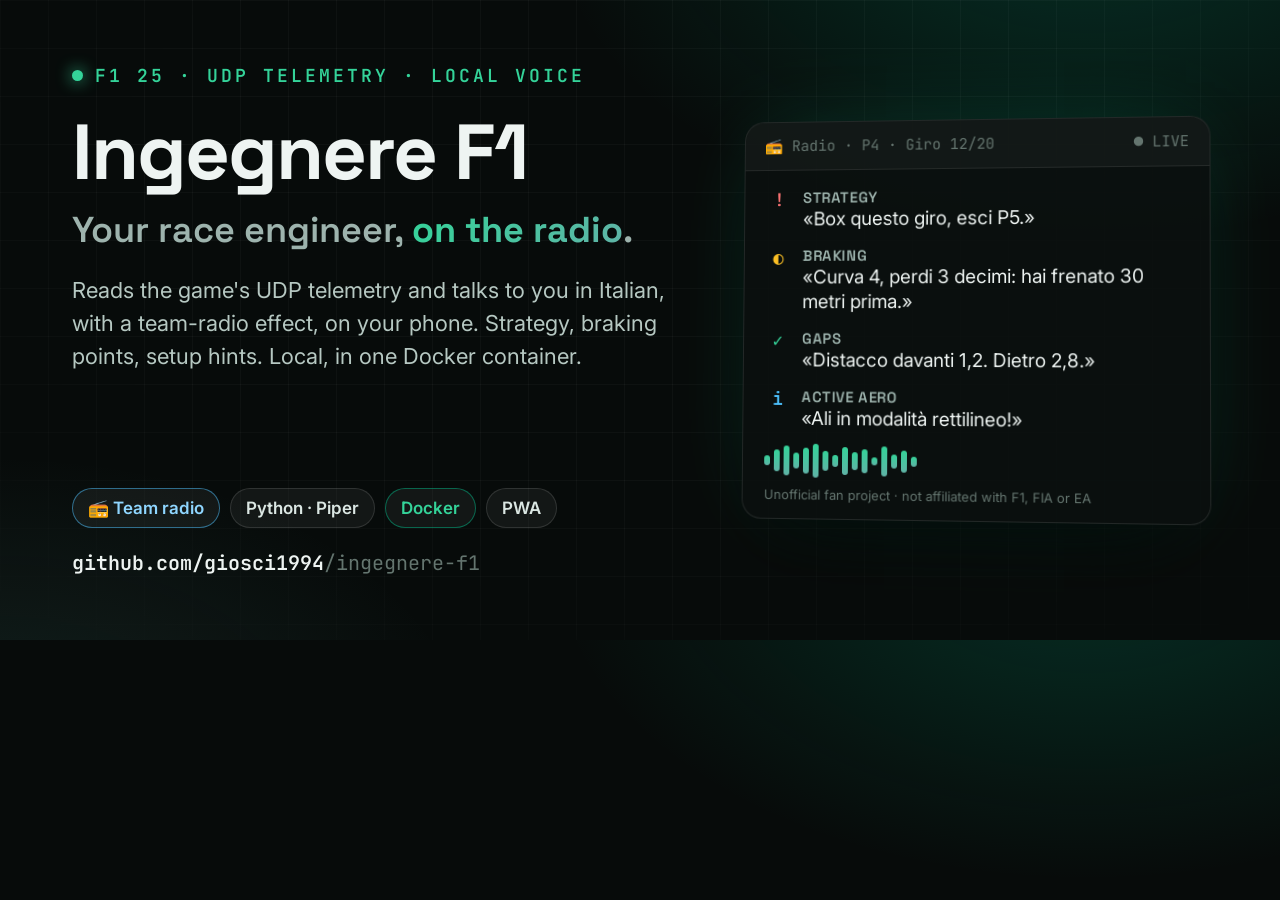
<file: docs/social-preview.html>
<!doctype html>
<!-- Source of docs/social-preview.png (1280x640), the GitHub social preview.
     Regenerate (Firefox, any OS), from the folder of this file:
       firefox --headless --window-size=1280,640 --screenshot social-preview.png social-preview.html
     Same design system as the other projects (Arborae palette, Space Grotesk / Inter / JetBrains Mono). -->
<html lang="en">

<head>
  <meta charset="utf-8" />
  <link rel="preconnect" href="https://fonts.googleapis.com">
  <link rel="preconnect" href="https://fonts.gstatic.com" crossorigin>
  <link
    href="https://fonts.googleapis.com/css2?family=Space+Grotesk:wght@500;600;700&family=Inter:wght@400;500;600&family=JetBrains+Mono:wght@400;600&display=swap"
    rel="stylesheet">
  <style>
    * { margin: 0; padding: 0; box-sizing: border-box; }

    html, body { width: 1280px; height: 640px; overflow: hidden; }

    body {
      font-family: "Inter", "Segoe UI", system-ui, sans-serif;
      color: #eef4f2;
      background:
        radial-gradient(900px 560px at 85% -15%, rgba(0, 181, 133, 0.22), transparent 60%),
        radial-gradient(800px 520px at 0% 120%, rgba(95, 179, 166, 0.14), transparent 60%),
        #070b0a;
      position: relative;
    }

    body::before {
      content: "";
      position: absolute; inset: 0;
      background-image:
        linear-gradient(rgba(255, 255, 255, 0.03) 1px, transparent 1px),
        linear-gradient(90deg, rgba(255, 255, 255, 0.03) 1px, transparent 1px);
      background-size: 48px 48px;
      mask-image: radial-gradient(1000px 620px at 50% 30%, #000 50%, transparent 100%);
    }

    .wrap {
      position: relative;
      height: 100%;
      padding: 64px 72px;
      display: grid;
      grid-template-columns: 1fr 470px;
      gap: 48px;
    }

    .left { display: flex; flex-direction: column; }

    .kicker {
      display: inline-flex; align-items: center; gap: 12px;
      font-family: "JetBrains Mono", Consolas, monospace;
      font-size: 18px; font-weight: 600;
      letter-spacing: 3px; text-transform: uppercase;
      color: #34d399;
    }
    .kicker .dot { width: 11px; height: 11px; border-radius: 50%; background: #34d399; box-shadow: 0 0 16px #34d399; }

    h1 {
      margin-top: 26px;
      font-family: "Space Grotesk", "Segoe UI", sans-serif;
      font-size: 78px; font-weight: 700;
      line-height: 1; letter-spacing: -2px;
    }

    .sub {
      margin-top: 18px;
      font-family: "Space Grotesk", "Segoe UI", sans-serif;
      font-size: 36px; font-weight: 600;
      color: #9db3ad; line-height: 1.2;
    }
    .sub b {
      background: linear-gradient(120deg, #34d399, #5fb3a6);
      -webkit-background-clip: text; background-clip: text; color: transparent;
    }

    .desc {
      margin-top: 22px;
      max-width: 600px;
      font-size: 22px; line-height: 1.5;
      color: #b6c8c2;
    }

    .bottom { margin-top: auto; }

    .badges { display: flex; gap: 12px; flex-wrap: wrap; }
    .badge {
      padding: 10px 18px;
      font-size: 19px; font-weight: 600;
      border-radius: 999px;
      background: rgba(255, 255, 255, 0.05);
      border: 1px solid rgba(255, 255, 255, 0.12);
      color: #dbe7e3;
    }
    .badge.win { border-color: rgba(76, 194, 255, 0.5); color: #8fd6ff; }
    .badge.green { border-color: rgba(0, 181, 133, 0.5); color: #34d399; }

    .repo {
      margin-top: 22px;
      font-family: "JetBrains Mono", Consolas, monospace;
      font-size: 20px; color: #64756f;
    }
    .repo b { color: #eef4f2; font-weight: 600; }

    .right { display: flex; align-items: center; }

    .window {
      width: 100%;
      background: rgba(10, 16, 15, 0.92);
      border: 1px solid rgba(255, 255, 255, 0.1);
      border-radius: 20px;
      overflow: hidden;
      box-shadow: 0 40px 80px -24px rgba(0, 0, 0, 0.7), 0 0 90px -30px rgba(0, 181, 133, 0.35);
      transform: perspective(1400px) rotateY(-6deg) rotateX(2deg);
    }

    .bar {
      display: flex; justify-content: space-between; align-items: center;
      padding: 14px 20px;
      background: rgba(255, 255, 255, 0.03);
      border-bottom: 1px solid rgba(255, 255, 255, 0.08);
      font-family: "JetBrains Mono", Consolas, monospace;
      font-size: 15px; color: #64756f;
    }


    .badges { flex-wrap: nowrap; gap: 10px; }
    .badge { font-size: 17px; padding: 9px 15px; white-space: nowrap; }

    .wrap { grid-template-columns: 1fr 470px; }
    .lines { padding: 18px 22px 22px; display: flex; flex-direction: column; gap: 14px; }
    .line { display: grid; grid-template-columns: 26px 1fr; gap: 12px; align-items: start; }
    .line .g { font-family: 'JetBrains Mono', monospace; font-weight: 600; font-size: 18px; text-align: center; }
    .line b { display: block; font-family: 'Space Grotesk', sans-serif; font-size: 15px; color: #9db3ad; font-weight: 600; letter-spacing: .04em; text-transform: uppercase; }
    .line span.t { display: block; font-size: 19px; color: #eef4f2; line-height: 1.35; }
    .wave { display: flex; gap: 4px; align-items: center; height: 34px; padding: 0 22px 18px; }
    .wave i { display: block; width: 6px; border-radius: 3px; background: linear-gradient(180deg,#34d399,#5fb3a6); }
    .note { font-size: 13px; color: #64756f; padding: 0 22px 16px; }
  </style>
</head>

<body>
  <div class="wrap">
    <div class="left">
      <span class="kicker"><span class="dot"></span> F1 25 · UDP telemetry · Local voice</span>
      <h1>Ingegnere F1</h1>
      <div class="sub">Your race engineer, <b>on the radio</b>.</div>
      <div class="desc">
        Reads the game's UDP telemetry and talks to you in Italian, with a team-radio effect, on your phone. Strategy, braking points, setup hints. Local, in one Docker container.
      </div>

      <div class="bottom">
        <div class="badges">
          <span class="badge win">📻 Team radio</span>
          <span class="badge ">Python · Piper</span>
          <span class="badge green">Docker</span>
          <span class="badge ">PWA</span>
        </div>
        <div class="repo"><b>github.com/giosci1994</b>/ingegnere-f1</div>
      </div>
    </div>

    <div class="right">
      <div class="window">
        <div class="bar"><span>📻 Radio · P4 · Giro 12/20</span><span>● LIVE</span></div>
        <div class="lines">
          <div class="line"><span class="g" style="color:#f87171">!</span><div><b>Strategy</b><span class="t">«Box questo giro, esci P5.»</span></div></div>
          <div class="line"><span class="g" style="color:#fbbf24">◐</span><div><b>Braking</b><span class="t">«Curva 4, perdi 3 decimi: hai frenato 30 metri prima.»</span></div></div>
          <div class="line"><span class="g" style="color:#34d399">✓</span><div><b>Gaps</b><span class="t">«Distacco davanti 1,2. Dietro 2,8.»</span></div></div>
          <div class="line"><span class="g" style="color:#4cc2ff">i</span><div><b>Active aero</b><span class="t">«Ali in modalità rettilineo!»</span></div></div>
        </div>
        <div class="wave"><i style="height:10px"></i><i style="height:22px"></i><i style="height:30px"></i><i style="height:16px"></i><i style="height:26px"></i><i style="height:34px"></i><i style="height:20px"></i><i style="height:12px"></i><i style="height:28px"></i><i style="height:18px"></i><i style="height:24px"></i><i style="height:8px"></i><i style="height:30px"></i><i style="height:14px"></i><i style="height:22px"></i><i style="height:10px"></i></div>
        <div class="note">Unofficial fan project · not affiliated with F1, FIA or EA</div>
      </div>
    </div>
  </div>
</body>

</html>
</file>
